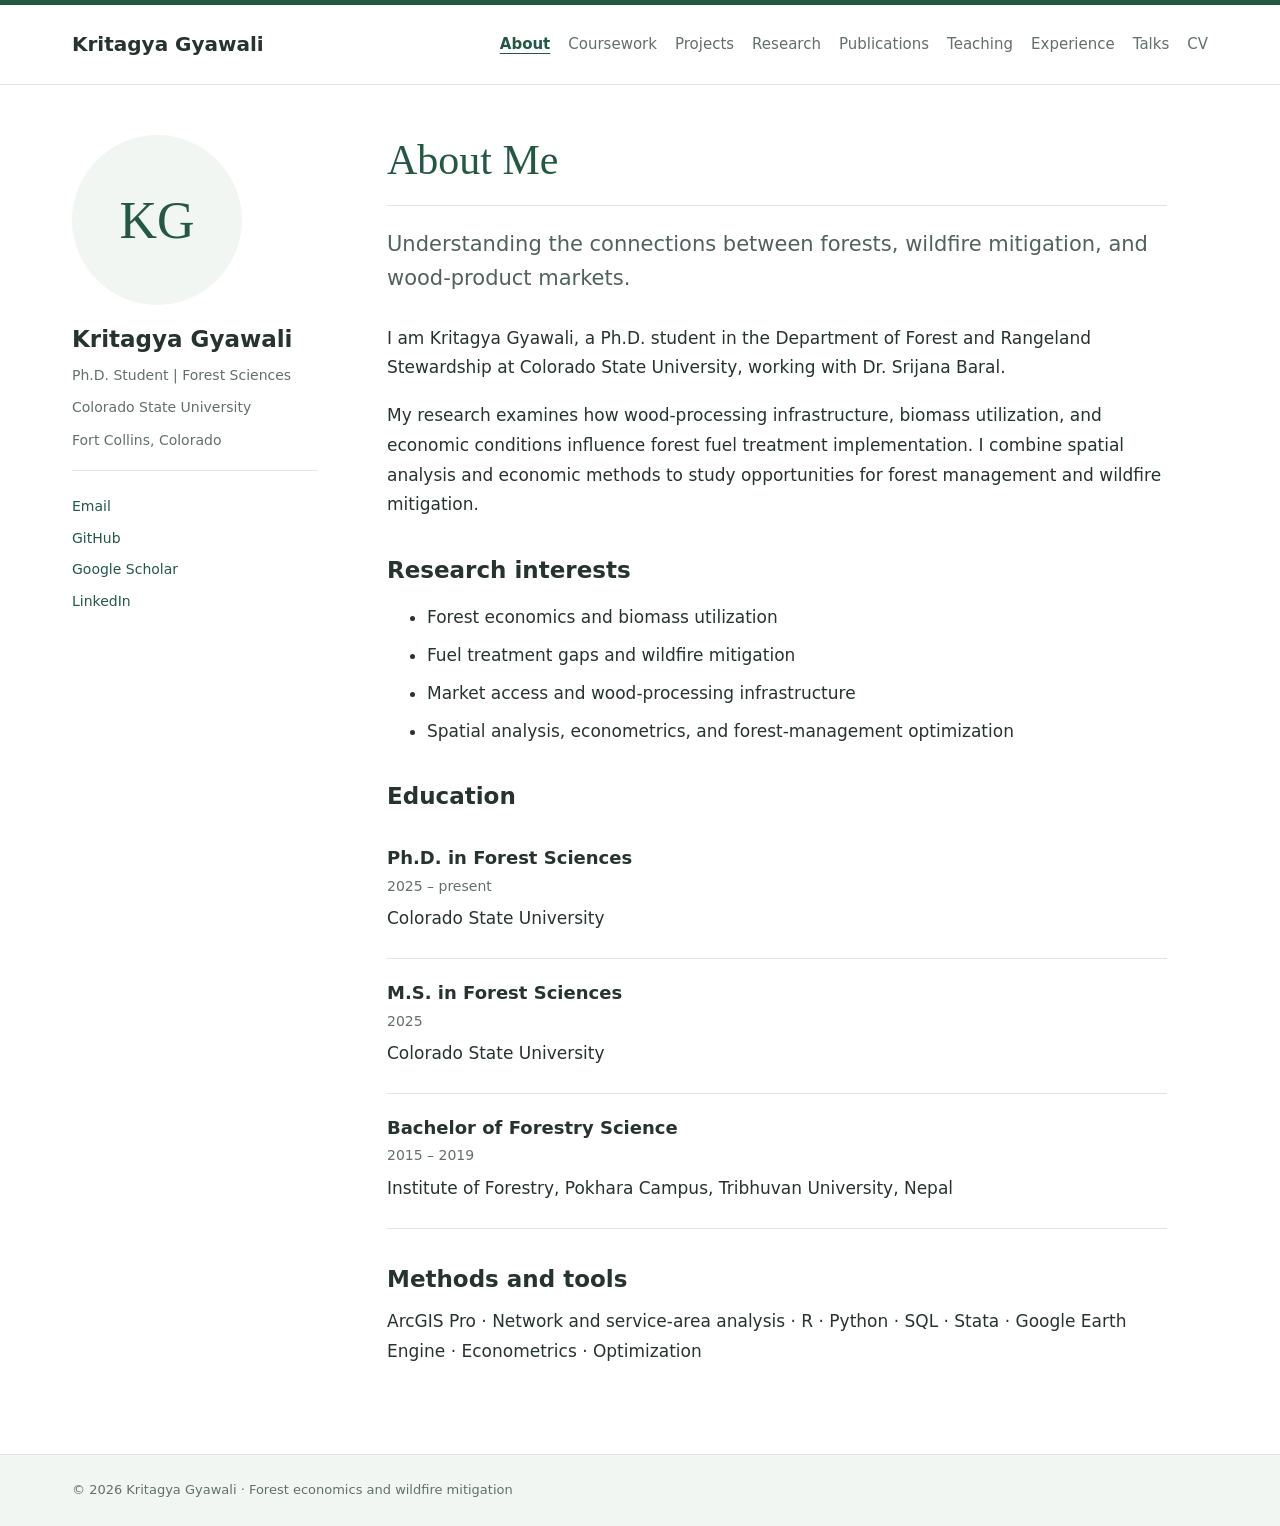
<file: index.html>
<!doctype html><html lang="en"><head><meta charset="utf-8"><meta name="viewport" content="width=device-width,initial-scale=1"><title>About Me | Kritagya Gyawali</title><meta name="description" content="Kritagya Gyawali Ph.D. Student | Forest Sciences Research in forest economics, biomass utilization, and wildfire mitigation."><link rel="stylesheet" href="style.css"></head><body><a class="skip" href="#main">Skip to content</a><header><div class="top"><a class="brand" href="index.html">Kritagya Gyawali</a><nav aria-label="Main navigation"><a href="index.html" aria-current="page">About</a><a href="coursework.html">Coursework</a><a href="projects.html">Projects</a><a href="research.html">Research</a><a href="publications.html">Publications</a><a href="teaching.html">Teaching</a><a href="experience.html">Experience</a><a href="talks.html">Talks</a><a href="cv.html">CV</a></nav></div></header><div class="layout"><aside><div class="portrait initials" aria-hidden="true">KG</div><h2>Kritagya Gyawali</h2><p>Ph.D. Student | Forest Sciences</p><p>Colorado State University</p><p>Fort Collins, Colorado</p><ul class="social"><li><a href="mailto:Kritagya.Gyawali@colostate.edu">Email</a></li><li><a href="https://github.com/kritagya37">GitHub</a></li><li><a href="https://scholar.google.com/citations?user=px_HZtAAAAAJ&amp;hl=en">Google Scholar</a></li><li><a href="https://www.linkedin.com/in/kritagya-gyawali-12a464139/">LinkedIn</a></li></ul></aside><main id="main"><h1>About Me</h1>
    <p class="lead">Understanding the connections between forests, wildfire mitigation, and wood-product markets.</p>
    <p>I am Kritagya Gyawali, a Ph.D. student in the Department of Forest and Rangeland Stewardship at Colorado State University, working with Dr. Srijana Baral.</p>
    <p>My research examines how wood-processing infrastructure, biomass utilization, and economic conditions influence forest fuel treatment implementation. I combine spatial analysis and economic methods to study opportunities for forest management and wildfire mitigation.</p>
    <h2>Research interests</h2>
    <ul><li>Forest economics and biomass utilization</li><li>Fuel treatment gaps and wildfire mitigation</li><li>Market access and wood-processing infrastructure</li><li>Spatial analysis, econometrics, and forest-management optimization</li></ul>
    <h2>Education</h2>
    <div class="entry"><h3>Ph.D. in Forest Sciences <span>2025 &ndash; present</span></h3><p>Colorado State University</p></div>
    <div class="entry"><h3>M.S. in Forest Sciences <span>2025</span></h3><p>Colorado State University</p></div>
    <div class="entry"><h3>Bachelor of Forestry Science <span>2015 &ndash; 2019</span></h3><p>Institute of Forestry, Pokhara Campus, Tribhuvan University, Nepal</p></div>
    <h2>Methods and tools</h2><p>ArcGIS Pro &middot; Network and service-area analysis &middot; R &middot; Python &middot; SQL &middot; Stata &middot; Google Earth Engine &middot; Econometrics &middot; Optimization</p></main></div><footer><div>&copy; 2026 Kritagya Gyawali &middot; Forest economics and wildfire mitigation</div></footer></body></html>
</file>
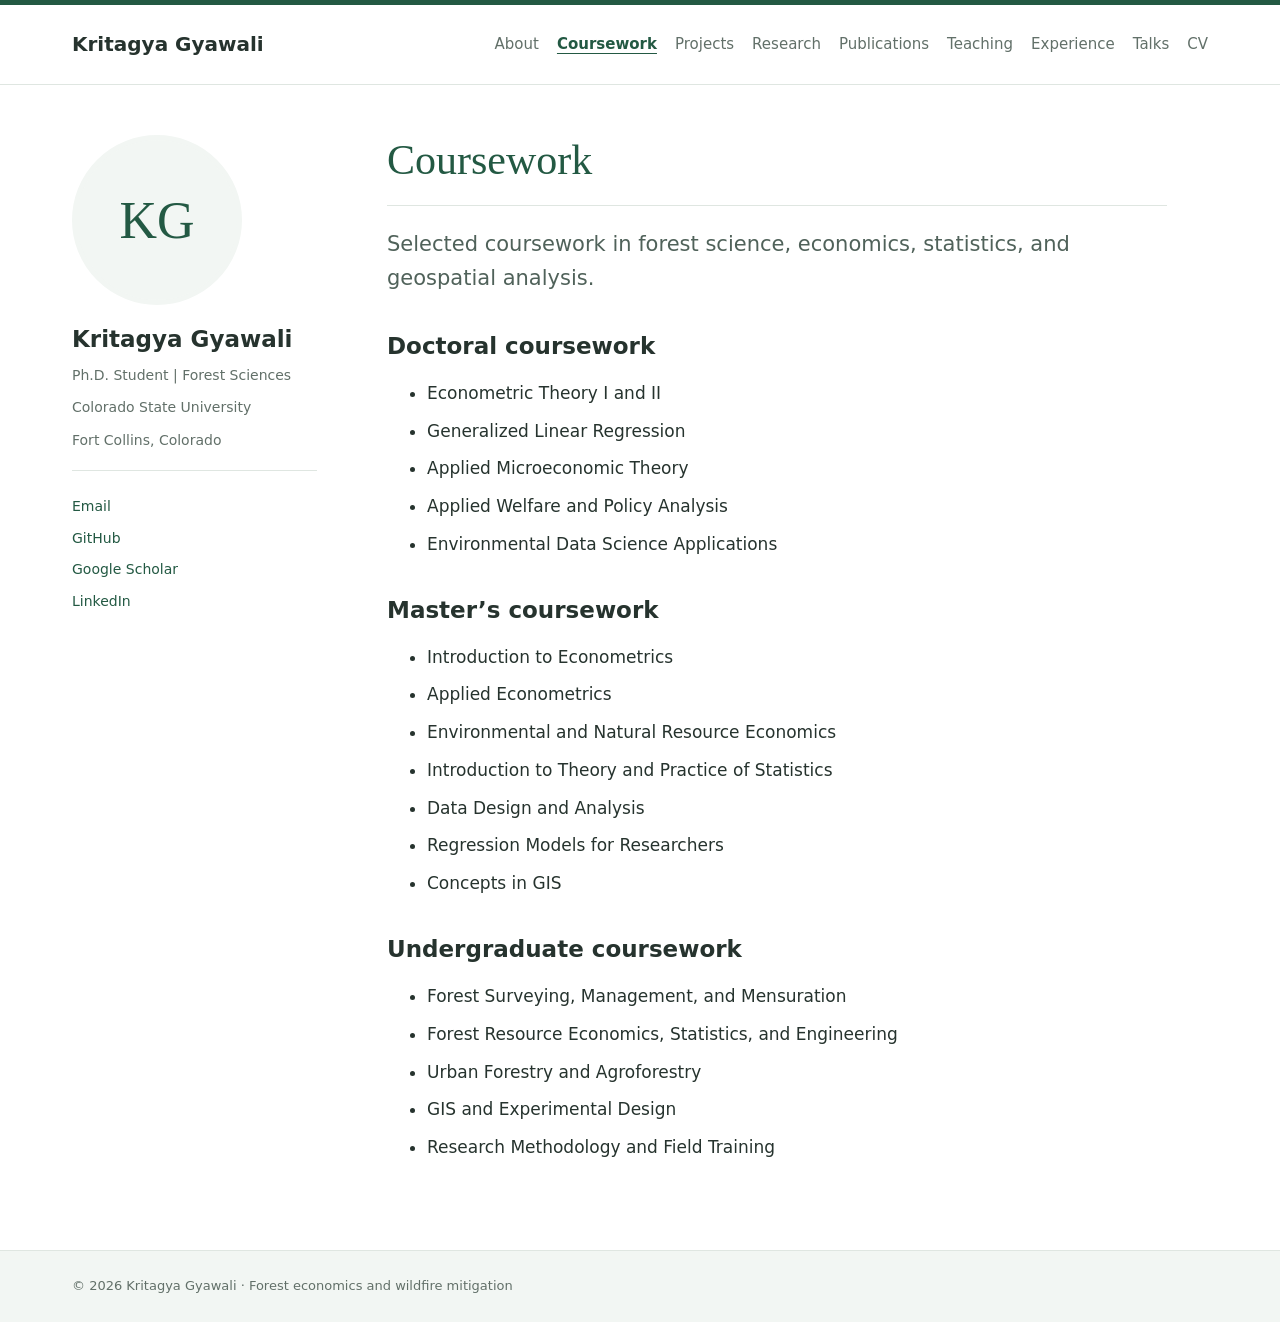
<file: coursework.html>
<!doctype html><html lang="en"><head><meta charset="utf-8"><meta name="viewport" content="width=device-width,initial-scale=1"><title>Coursework | Kritagya Gyawali</title><meta name="description" content="Kritagya Gyawali Ph.D. Student | Forest Sciences Research in forest economics, biomass utilization, and wildfire mitigation."><link rel="stylesheet" href="style.css"></head><body><a class="skip" href="#main">Skip to content</a><header><div class="top"><a class="brand" href="index.html">Kritagya Gyawali</a><nav aria-label="Main navigation"><a href="index.html">About</a><a href="coursework.html" aria-current="page">Coursework</a><a href="projects.html">Projects</a><a href="research.html">Research</a><a href="publications.html">Publications</a><a href="teaching.html">Teaching</a><a href="experience.html">Experience</a><a href="talks.html">Talks</a><a href="cv.html">CV</a></nav></div></header><div class="layout"><aside><div class="portrait initials" aria-hidden="true">KG</div><h2>Kritagya Gyawali</h2><p>Ph.D. Student | Forest Sciences</p><p>Colorado State University</p><p>Fort Collins, Colorado</p><ul class="social"><li><a href="mailto:Kritagya.Gyawali@colostate.edu">Email</a></li><li><a href="https://github.com/kritagya37">GitHub</a></li><li><a href="https://scholar.google.com/citations?user=px_HZtAAAAAJ&amp;hl=en">Google Scholar</a></li><li><a href="https://www.linkedin.com/in/kritagya-gyawali-12a464139/">LinkedIn</a></li></ul></aside><main id="main"><h1>Coursework</h1>
    <p class="lead">Selected coursework in forest science, economics, statistics, and geospatial analysis.</p>
    <h2>Doctoral coursework</h2><ul><li>Econometric Theory I and II</li><li>Generalized Linear Regression</li><li>Applied Microeconomic Theory</li><li>Applied Welfare and Policy Analysis</li><li>Environmental Data Science Applications</li></ul>
    <h2>Master&rsquo;s coursework</h2><ul><li>Introduction to Econometrics</li><li>Applied Econometrics</li><li>Environmental and Natural Resource Economics</li><li>Introduction to Theory and Practice of Statistics</li><li>Data Design and Analysis</li><li>Regression Models for Researchers</li><li>Concepts in GIS</li></ul>
    <h2>Undergraduate coursework</h2><ul><li>Forest Surveying, Management, and Mensuration</li><li>Forest Resource Economics, Statistics, and Engineering</li><li>Urban Forestry and Agroforestry</li><li>GIS and Experimental Design</li><li>Research Methodology and Field Training</li></ul></main></div><footer><div>&copy; 2026 Kritagya Gyawali &middot; Forest economics and wildfire mitigation</div></footer></body></html>
</file>
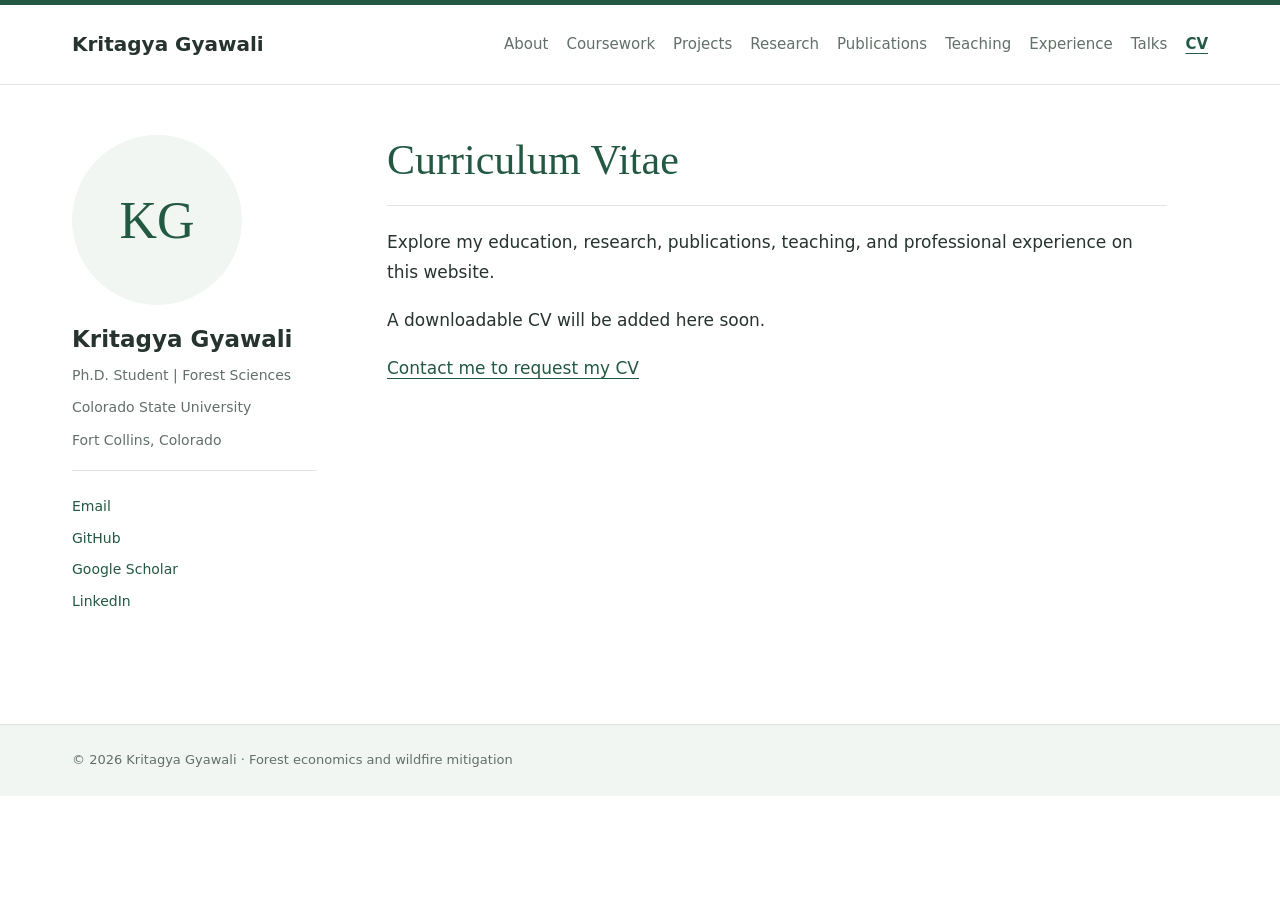
<file: cv.html>
<!doctype html><html lang="en"><head><meta charset="utf-8"><meta name="viewport" content="width=device-width,initial-scale=1"><title>Curriculum Vitae | Kritagya Gyawali</title><meta name="description" content="Kritagya Gyawali Ph.D. Student | Forest Sciences Research in forest economics, biomass utilization, and wildfire mitigation."><link rel="stylesheet" href="style.css"></head><body><a class="skip" href="#main">Skip to content</a><header><div class="top"><a class="brand" href="index.html">Kritagya Gyawali</a><nav aria-label="Main navigation"><a href="index.html">About</a><a href="coursework.html">Coursework</a><a href="projects.html">Projects</a><a href="research.html">Research</a><a href="publications.html">Publications</a><a href="teaching.html">Teaching</a><a href="experience.html">Experience</a><a href="talks.html">Talks</a><a href="cv.html" aria-current="page">CV</a></nav></div></header><div class="layout"><aside><div class="portrait initials" aria-hidden="true">KG</div><h2>Kritagya Gyawali</h2><p>Ph.D. Student | Forest Sciences</p><p>Colorado State University</p><p>Fort Collins, Colorado</p><ul class="social"><li><a href="mailto:Kritagya.Gyawali@colostate.edu">Email</a></li><li><a href="https://github.com/kritagya37">GitHub</a></li><li><a href="https://scholar.google.com/citations?user=px_HZtAAAAAJ&amp;hl=en">Google Scholar</a></li><li><a href="https://www.linkedin.com/in/kritagya-gyawali-12a464139/">LinkedIn</a></li></ul></aside><main id="main"><h1>Curriculum Vitae</h1><p>Explore my education, research, publications, teaching, and professional experience on this website.</p><p>A downloadable CV will be added here soon.</p><p><a href="mailto:Kritagya.Gyawali@colostate.edu">Contact me to request my CV</a></p></main></div><footer><div>&copy; 2026 Kritagya Gyawali &middot; Forest economics and wildfire mitigation</div></footer></body></html>
</file>
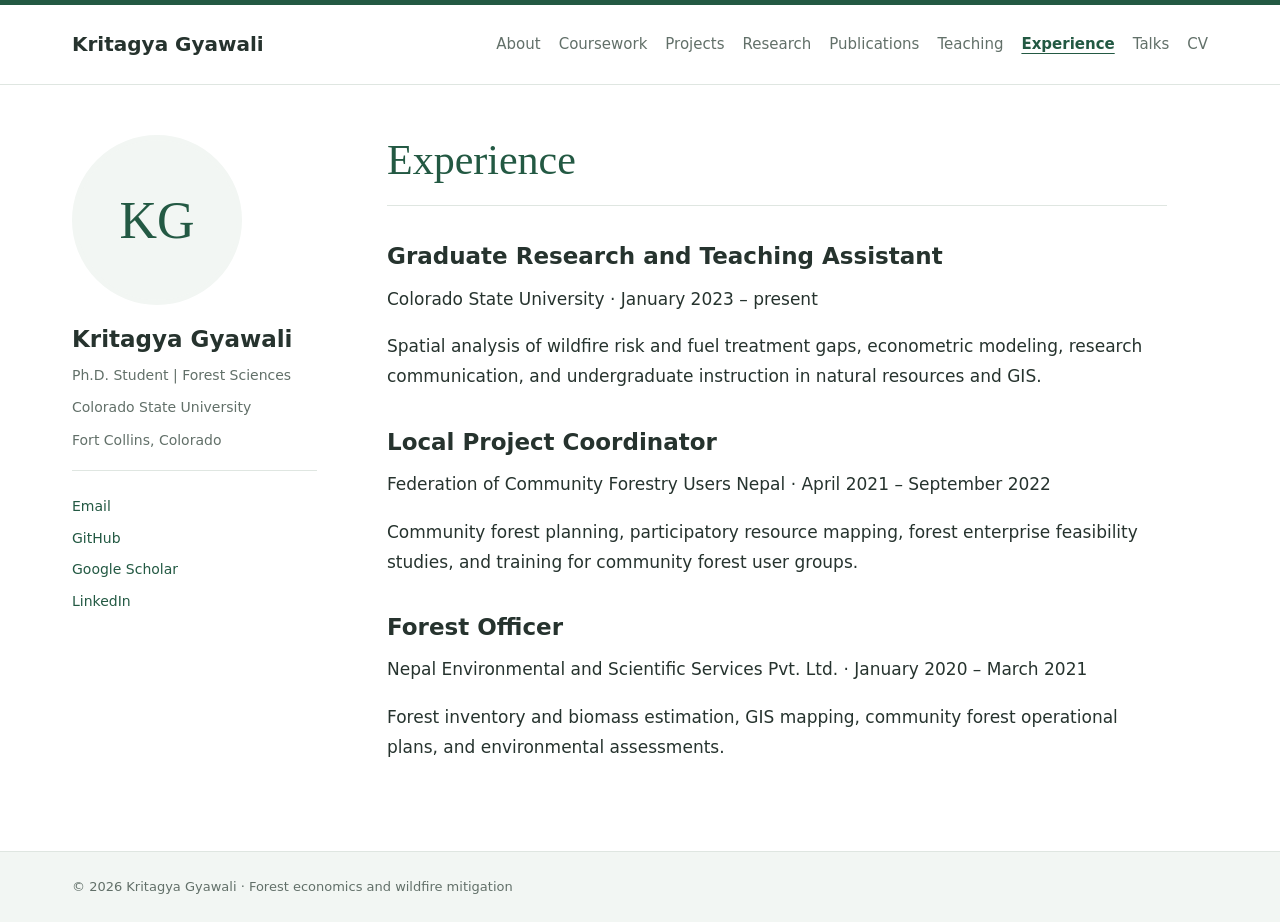
<file: experience.html>
<!doctype html><html lang="en"><head><meta charset="utf-8"><meta name="viewport" content="width=device-width,initial-scale=1"><title>Experience | Kritagya Gyawali</title><meta name="description" content="Kritagya Gyawali Ph.D. Student | Forest Sciences Research in forest economics, biomass utilization, and wildfire mitigation."><link rel="stylesheet" href="style.css"></head><body><a class="skip" href="#main">Skip to content</a><header><div class="top"><a class="brand" href="index.html">Kritagya Gyawali</a><nav aria-label="Main navigation"><a href="index.html">About</a><a href="coursework.html">Coursework</a><a href="projects.html">Projects</a><a href="research.html">Research</a><a href="publications.html">Publications</a><a href="teaching.html">Teaching</a><a href="experience.html" aria-current="page">Experience</a><a href="talks.html">Talks</a><a href="cv.html">CV</a></nav></div></header><div class="layout"><aside><div class="portrait initials" aria-hidden="true">KG</div><h2>Kritagya Gyawali</h2><p>Ph.D. Student | Forest Sciences</p><p>Colorado State University</p><p>Fort Collins, Colorado</p><ul class="social"><li><a href="mailto:Kritagya.Gyawali@colostate.edu">Email</a></li><li><a href="https://github.com/kritagya37">GitHub</a></li><li><a href="https://scholar.google.com/citations?user=px_HZtAAAAAJ&amp;hl=en">Google Scholar</a></li><li><a href="https://www.linkedin.com/in/kritagya-gyawali-12a464139/">LinkedIn</a></li></ul></aside><main id="main"><h1>Experience</h1>
    <h2>Graduate Research and Teaching Assistant</h2><p>Colorado State University &middot; January 2023 &ndash; present</p><p>Spatial analysis of wildfire risk and fuel treatment gaps, econometric modeling, research communication, and undergraduate instruction in natural resources and GIS.</p>
    <h2>Local Project Coordinator</h2><p>Federation of Community Forestry Users Nepal &middot; April 2021 &ndash; September 2022</p><p>Community forest planning, participatory resource mapping, forest enterprise feasibility studies, and training for community forest user groups.</p>
    <h2>Forest Officer</h2><p>Nepal Environmental and Scientific Services Pvt. Ltd. &middot; January 2020 &ndash; March 2021</p><p>Forest inventory and biomass estimation, GIS mapping, community forest operational plans, and environmental assessments.</p></main></div><footer><div>&copy; 2026 Kritagya Gyawali &middot; Forest economics and wildfire mitigation</div></footer></body></html>
</file>
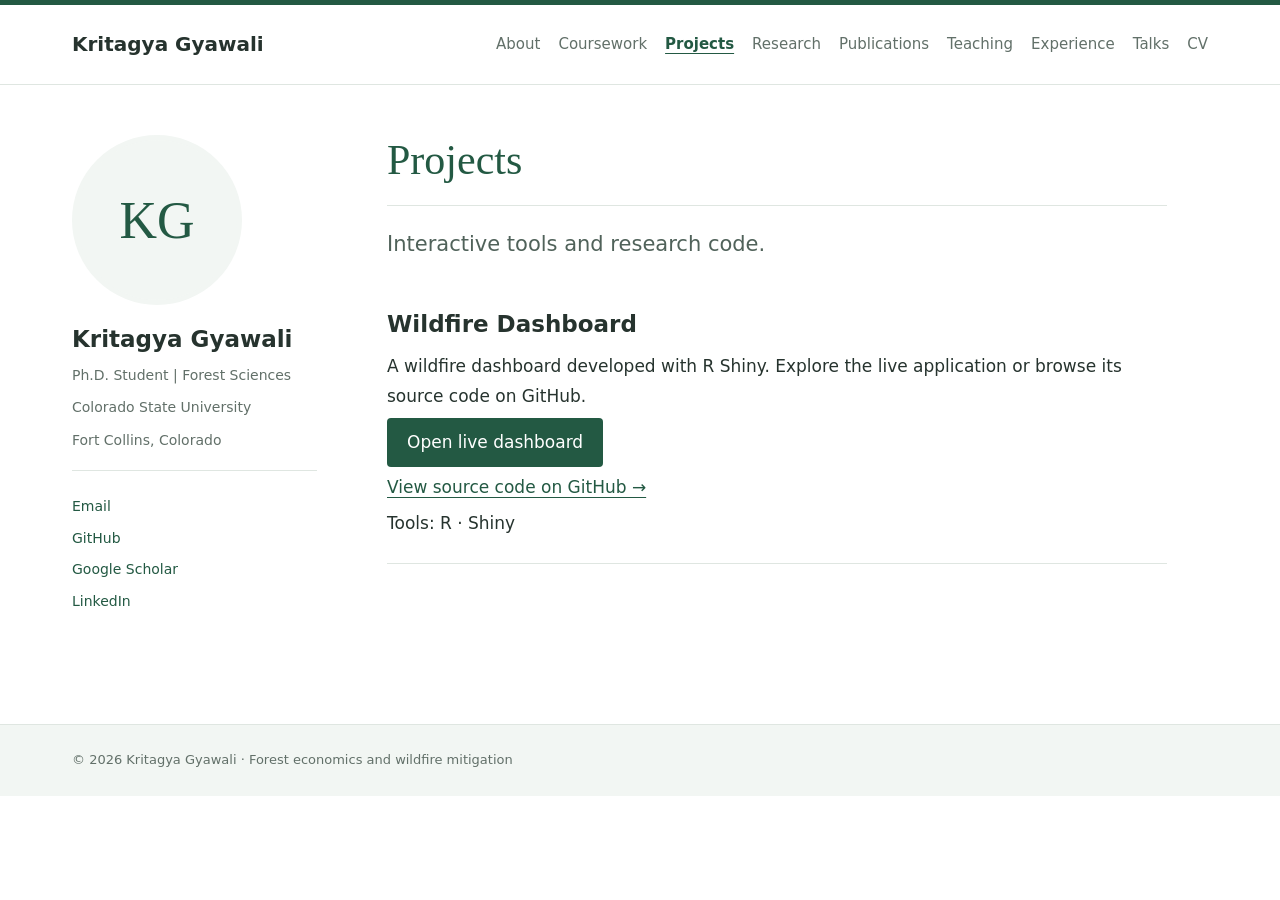
<file: projects.html>
<!doctype html><html lang="en"><head><meta charset="utf-8"><meta name="viewport" content="width=device-width,initial-scale=1"><title>Projects | Kritagya Gyawali</title><meta name="description" content="Kritagya Gyawali Ph.D. Student | Forest Sciences Research in forest economics, biomass utilization, and wildfire mitigation."><link rel="stylesheet" href="style.css"></head><body><a class="skip" href="#main">Skip to content</a><header><div class="top"><a class="brand" href="index.html">Kritagya Gyawali</a><nav aria-label="Main navigation"><a href="index.html">About</a><a href="coursework.html">Coursework</a><a href="projects.html" aria-current="page">Projects</a><a href="research.html">Research</a><a href="publications.html">Publications</a><a href="teaching.html">Teaching</a><a href="experience.html">Experience</a><a href="talks.html">Talks</a><a href="cv.html">CV</a></nav></div></header><div class="layout"><aside><div class="portrait initials" aria-hidden="true">KG</div><h2>Kritagya Gyawali</h2><p>Ph.D. Student | Forest Sciences</p><p>Colorado State University</p><p>Fort Collins, Colorado</p><ul class="social"><li><a href="mailto:Kritagya.Gyawali@colostate.edu">Email</a></li><li><a href="https://github.com/kritagya37">GitHub</a></li><li><a href="https://scholar.google.com/citations?user=px_HZtAAAAAJ&amp;hl=en">Google Scholar</a></li><li><a href="https://www.linkedin.com/in/kritagya-gyawali-12a464139/">LinkedIn</a></li></ul></aside><main id="main"><h1>Projects</h1>
    <p class="lead">Interactive tools and research code.</p>
    <article class="entry"><h2>Wildfire Dashboard</h2><p>A wildfire dashboard developed with R Shiny. Explore the live application or browse its source code on GitHub.</p><p><a class="button" href="https://kritagya37.shinyapps.io/wildfire_dashboard/">Open live dashboard</a></p><p><a href="https://github.com/kritagya37/wildfire-shiny-app">View source code on GitHub &rarr;</a></p><p>Tools: R &middot; Shiny</p></article></main></div><footer><div>&copy; 2026 Kritagya Gyawali &middot; Forest economics and wildfire mitigation</div></footer></body></html>
</file>
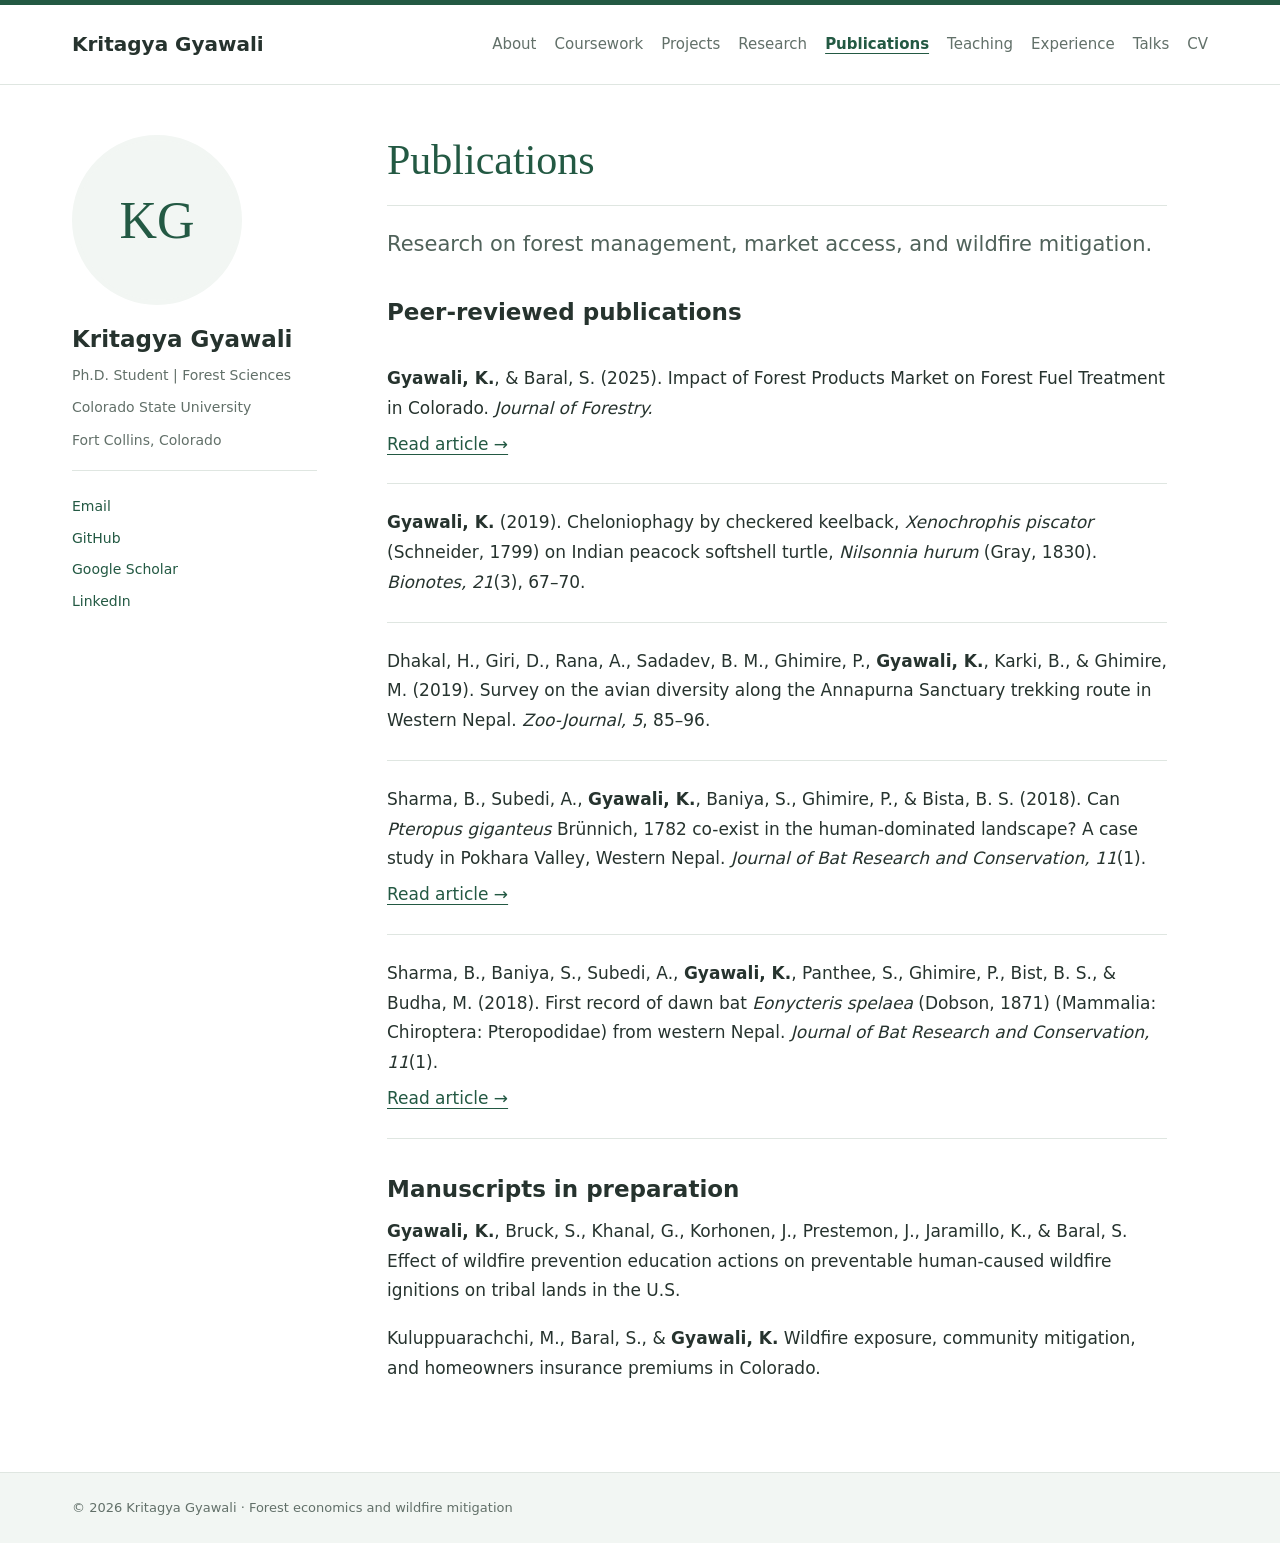
<file: publications.html>
<!doctype html><html lang="en"><head><meta charset="utf-8"><meta name="viewport" content="width=device-width,initial-scale=1"><title>Publications | Kritagya Gyawali</title><meta name="description" content="Kritagya Gyawali Ph.D. Student | Forest Sciences Research in forest economics, biomass utilization, and wildfire mitigation."><link rel="stylesheet" href="style.css"></head><body><a class="skip" href="#main">Skip to content</a><header><div class="top"><a class="brand" href="index.html">Kritagya Gyawali</a><nav aria-label="Main navigation"><a href="index.html">About</a><a href="coursework.html">Coursework</a><a href="projects.html">Projects</a><a href="research.html">Research</a><a href="publications.html" aria-current="page">Publications</a><a href="teaching.html">Teaching</a><a href="experience.html">Experience</a><a href="talks.html">Talks</a><a href="cv.html">CV</a></nav></div></header><div class="layout"><aside><div class="portrait initials" aria-hidden="true">KG</div><h2>Kritagya Gyawali</h2><p>Ph.D. Student | Forest Sciences</p><p>Colorado State University</p><p>Fort Collins, Colorado</p><ul class="social"><li><a href="mailto:Kritagya.Gyawali@colostate.edu">Email</a></li><li><a href="https://github.com/kritagya37">GitHub</a></li><li><a href="https://scholar.google.com/citations?user=px_HZtAAAAAJ&amp;hl=en">Google Scholar</a></li><li><a href="https://www.linkedin.com/in/kritagya-gyawali-12a464139/">LinkedIn</a></li></ul></aside><main id="main"><h1>Publications</h1>
    <p class="lead">Research on forest management, market access, and wildfire mitigation.</p>
    <h2>Peer-reviewed publications</h2>
    <div class="entry"><p><strong>Gyawali, K.</strong>, &amp; Baral, S. (2025). Impact of Forest Products Market on Forest Fuel Treatment in Colorado. <em>Journal of Forestry.</em></p><p><a href="https://doi.org/10.1007/s44392-025-00071-8">Read article &rarr;</a></p></div>
    <div class="entry"><p><strong>Gyawali, K.</strong> (2019). Cheloniophagy by checkered keelback, <em>Xenochrophis piscator</em> (Schneider, 1799) on Indian peacock softshell turtle, <em>Nilsonnia hurum</em> (Gray, 1830). <em>Bionotes, 21</em>(3), 67&ndash;70.</p></div>
    <div class="entry"><p>Dhakal, H., Giri, D., Rana, A., Sadadev, B. M., Ghimire, P., <strong>Gyawali, K.</strong>, Karki, B., &amp; Ghimire, M. (2019). Survey on the avian diversity along the Annapurna Sanctuary trekking route in Western Nepal. <em>Zoo-Journal, 5</em>, 85&ndash;96.</p></div>
    <div class="entry"><p>Sharma, B., Subedi, A., <strong>Gyawali, K.</strong>, Baniya, S., Ghimire, P., &amp; Bista, B. S. (2018). Can <em>Pteropus giganteus</em> Br&uuml;nnich, 1782 co-exist in the human-dominated landscape? A case study in Pokhara Valley, Western Nepal. <em>Journal of Bat Research and Conservation, 11</em>(1).</p><p><a href="https://doi.org/10.14709/Barbj.11.1.2018.06">Read article &rarr;</a></p></div>
    <div class="entry"><p>Sharma, B., Baniya, S., Subedi, A., <strong>Gyawali, K.</strong>, Panthee, S., Ghimire, P., Bist, B. S., &amp; Budha, M. (2018). First record of dawn bat <em>Eonycteris spelaea</em> (Dobson, 1871) (Mammalia: Chiroptera: Pteropodidae) from western Nepal. <em>Journal of Bat Research and Conservation, 11</em>(1).</p><p><a href="https://doi.org/10.14709/BarbJ.11.1.2018.11">Read article &rarr;</a></p></div>
    <h2>Manuscripts in preparation</h2>
    <p><strong>Gyawali, K.</strong>, Bruck, S., Khanal, G., Korhonen, J., Prestemon, J., Jaramillo, K., &amp; Baral, S. Effect of wildfire prevention education actions on preventable human-caused wildfire ignitions on tribal lands in the U.S.</p>
    <p>Kuluppuarachchi, M., Baral, S., &amp; <strong>Gyawali, K.</strong> Wildfire exposure, community mitigation, and homeowners insurance premiums in Colorado.</p></main></div><footer><div>&copy; 2026 Kritagya Gyawali &middot; Forest economics and wildfire mitigation</div></footer></body></html>
</file>
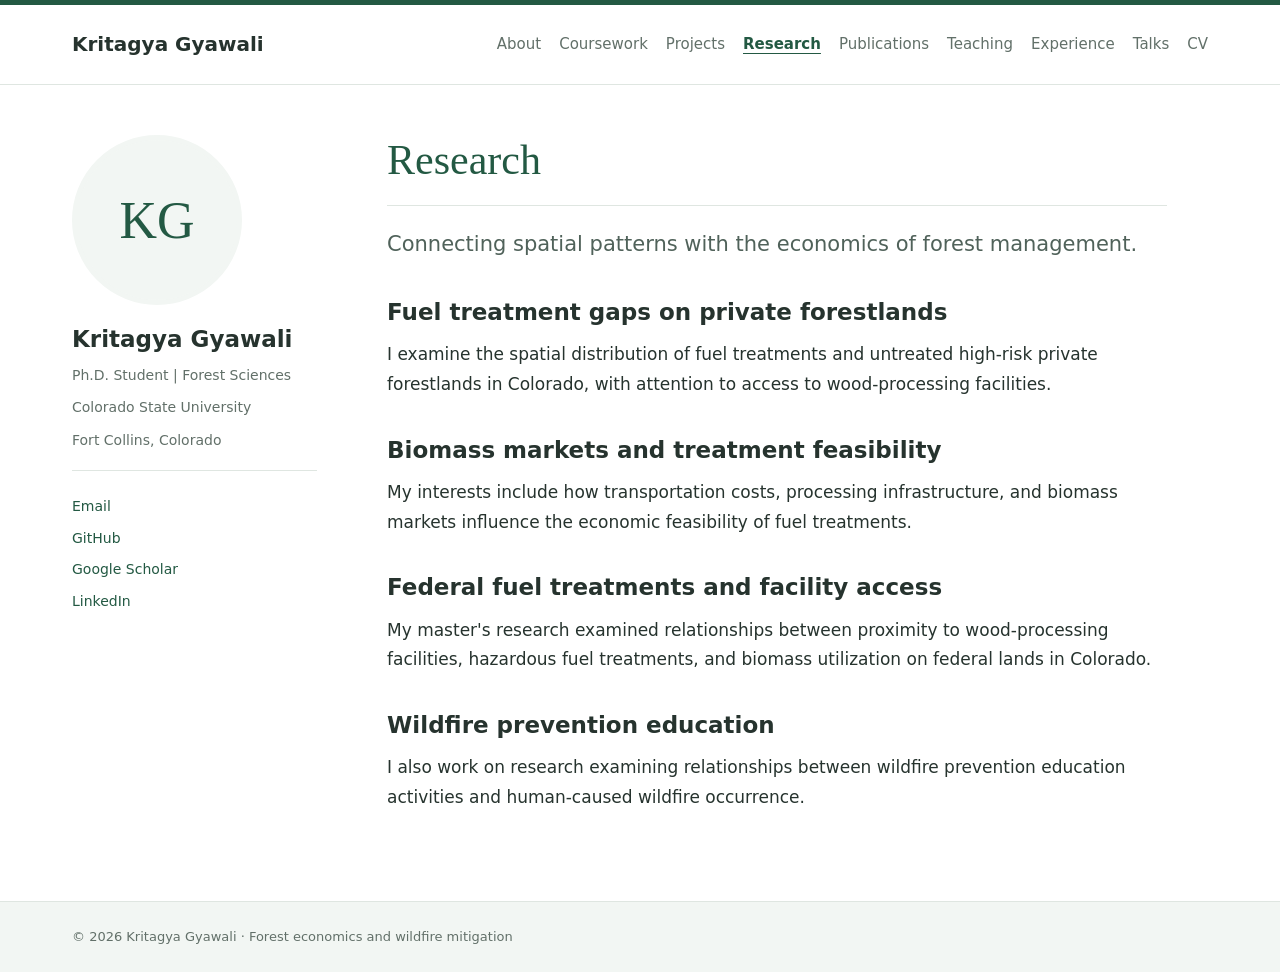
<file: research.html>
<!doctype html><html lang="en"><head><meta charset="utf-8"><meta name="viewport" content="width=device-width,initial-scale=1"><title>Research | Kritagya Gyawali</title><meta name="description" content="Kritagya Gyawali Ph.D. Student | Forest Sciences Research in forest economics, biomass utilization, and wildfire mitigation."><link rel="stylesheet" href="style.css"></head><body><a class="skip" href="#main">Skip to content</a><header><div class="top"><a class="brand" href="index.html">Kritagya Gyawali</a><nav aria-label="Main navigation"><a href="index.html">About</a><a href="coursework.html">Coursework</a><a href="projects.html">Projects</a><a href="research.html" aria-current="page">Research</a><a href="publications.html">Publications</a><a href="teaching.html">Teaching</a><a href="experience.html">Experience</a><a href="talks.html">Talks</a><a href="cv.html">CV</a></nav></div></header><div class="layout"><aside><div class="portrait initials" aria-hidden="true">KG</div><h2>Kritagya Gyawali</h2><p>Ph.D. Student | Forest Sciences</p><p>Colorado State University</p><p>Fort Collins, Colorado</p><ul class="social"><li><a href="mailto:Kritagya.Gyawali@colostate.edu">Email</a></li><li><a href="https://github.com/kritagya37">GitHub</a></li><li><a href="https://scholar.google.com/citations?user=px_HZtAAAAAJ&amp;hl=en">Google Scholar</a></li><li><a href="https://www.linkedin.com/in/kritagya-gyawali-12a464139/">LinkedIn</a></li></ul></aside><main id="main"><h1>Research</h1>
    <p class="lead">Connecting spatial patterns with the economics of forest management.</p>
    <h2>Fuel treatment gaps on private forestlands</h2><p>I examine the spatial distribution of fuel treatments and untreated high-risk private forestlands in Colorado, with attention to access to wood-processing facilities.</p>
    <h2>Biomass markets and treatment feasibility</h2><p>My interests include how transportation costs, processing infrastructure, and biomass markets influence the economic feasibility of fuel treatments.</p>
    <h2>Federal fuel treatments and facility access</h2><p>My master's research examined relationships between proximity to wood-processing facilities, hazardous fuel treatments, and biomass utilization on federal lands in Colorado.</p>
    <h2>Wildfire prevention education</h2><p>I also work on research examining relationships between wildfire prevention education activities and human-caused wildfire occurrence.</p></main></div><footer><div>&copy; 2026 Kritagya Gyawali &middot; Forest economics and wildfire mitigation</div></footer></body></html>
</file>
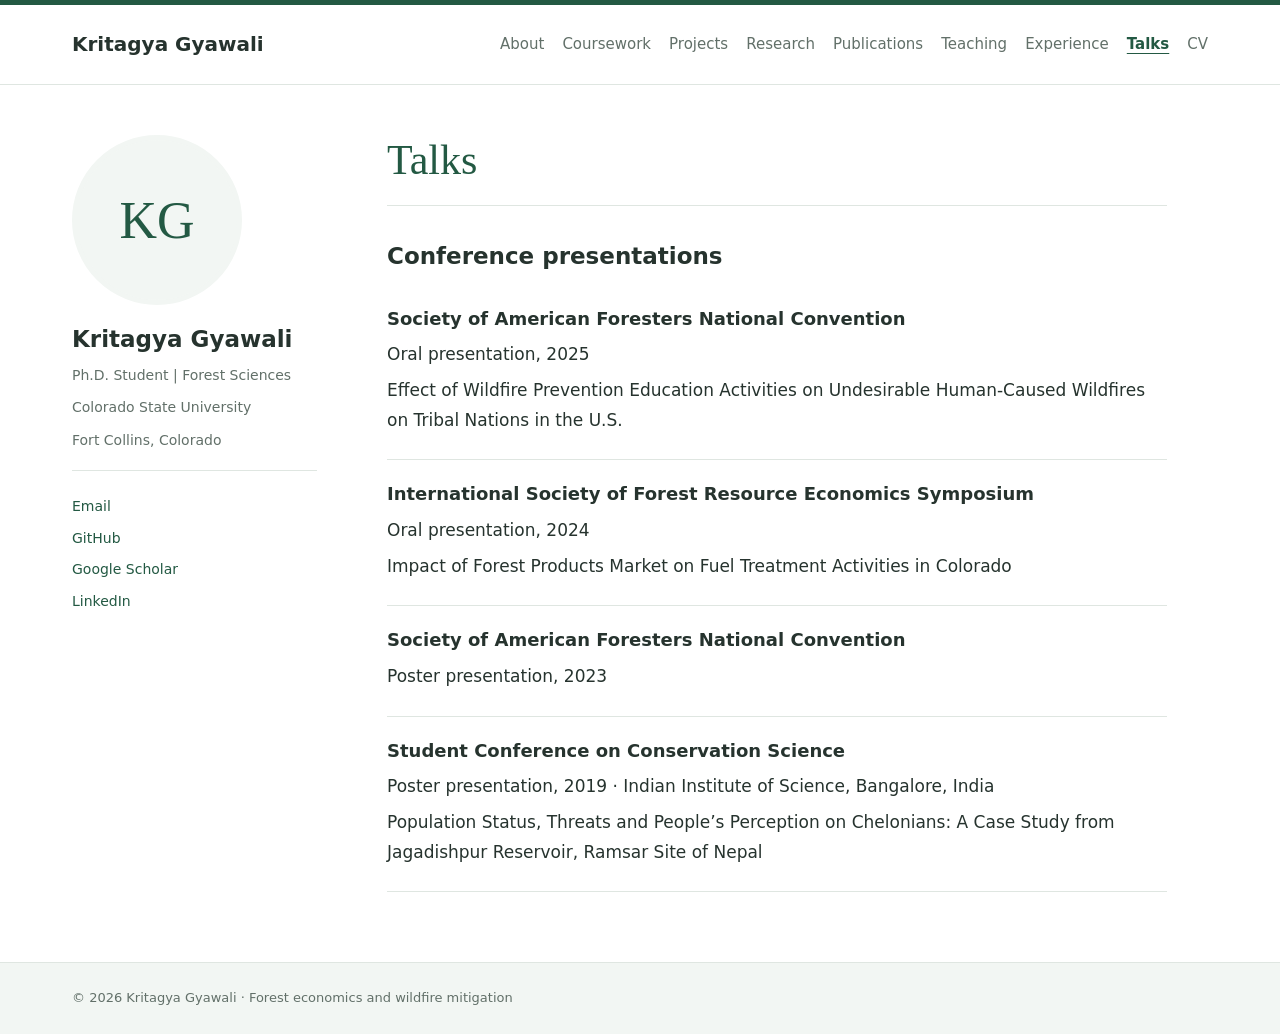
<file: talks.html>
<!doctype html><html lang="en"><head><meta charset="utf-8"><meta name="viewport" content="width=device-width,initial-scale=1"><title>Talks | Kritagya Gyawali</title><meta name="description" content="Kritagya Gyawali Ph.D. Student | Forest Sciences Research in forest economics, biomass utilization, and wildfire mitigation."><link rel="stylesheet" href="style.css"></head><body><a class="skip" href="#main">Skip to content</a><header><div class="top"><a class="brand" href="index.html">Kritagya Gyawali</a><nav aria-label="Main navigation"><a href="index.html">About</a><a href="coursework.html">Coursework</a><a href="projects.html">Projects</a><a href="research.html">Research</a><a href="publications.html">Publications</a><a href="teaching.html">Teaching</a><a href="experience.html">Experience</a><a href="talks.html" aria-current="page">Talks</a><a href="cv.html">CV</a></nav></div></header><div class="layout"><aside><div class="portrait initials" aria-hidden="true">KG</div><h2>Kritagya Gyawali</h2><p>Ph.D. Student | Forest Sciences</p><p>Colorado State University</p><p>Fort Collins, Colorado</p><ul class="social"><li><a href="mailto:Kritagya.Gyawali@colostate.edu">Email</a></li><li><a href="https://github.com/kritagya37">GitHub</a></li><li><a href="https://scholar.google.com/citations?user=px_HZtAAAAAJ&amp;hl=en">Google Scholar</a></li><li><a href="https://www.linkedin.com/in/kritagya-gyawali-12a464139/">LinkedIn</a></li></ul></aside><main id="main"><h1>Talks</h1>
    <h2>Conference presentations</h2>
    <div class="entry"><h3>Society of American Foresters National Convention</h3><p>Oral presentation, 2025</p><p>Effect of Wildfire Prevention Education Activities on Undesirable Human-Caused Wildfires on Tribal Nations in the U.S.</p></div>
    <div class="entry"><h3>International Society of Forest Resource Economics Symposium</h3><p>Oral presentation, 2024</p><p>Impact of Forest Products Market on Fuel Treatment Activities in Colorado</p></div>
    <div class="entry"><h3>Society of American Foresters National Convention</h3><p>Poster presentation, 2023</p></div>
    <div class="entry"><h3>Student Conference on Conservation Science</h3><p>Poster presentation, 2019 &middot; Indian Institute of Science, Bangalore, India</p><p>Population Status, Threats and People&rsquo;s Perception on Chelonians: A Case Study from Jagadishpur Reservoir, Ramsar Site of Nepal</p></div></main></div><footer><div>&copy; 2026 Kritagya Gyawali &middot; Forest economics and wildfire mitigation</div></footer></body></html>
</file>
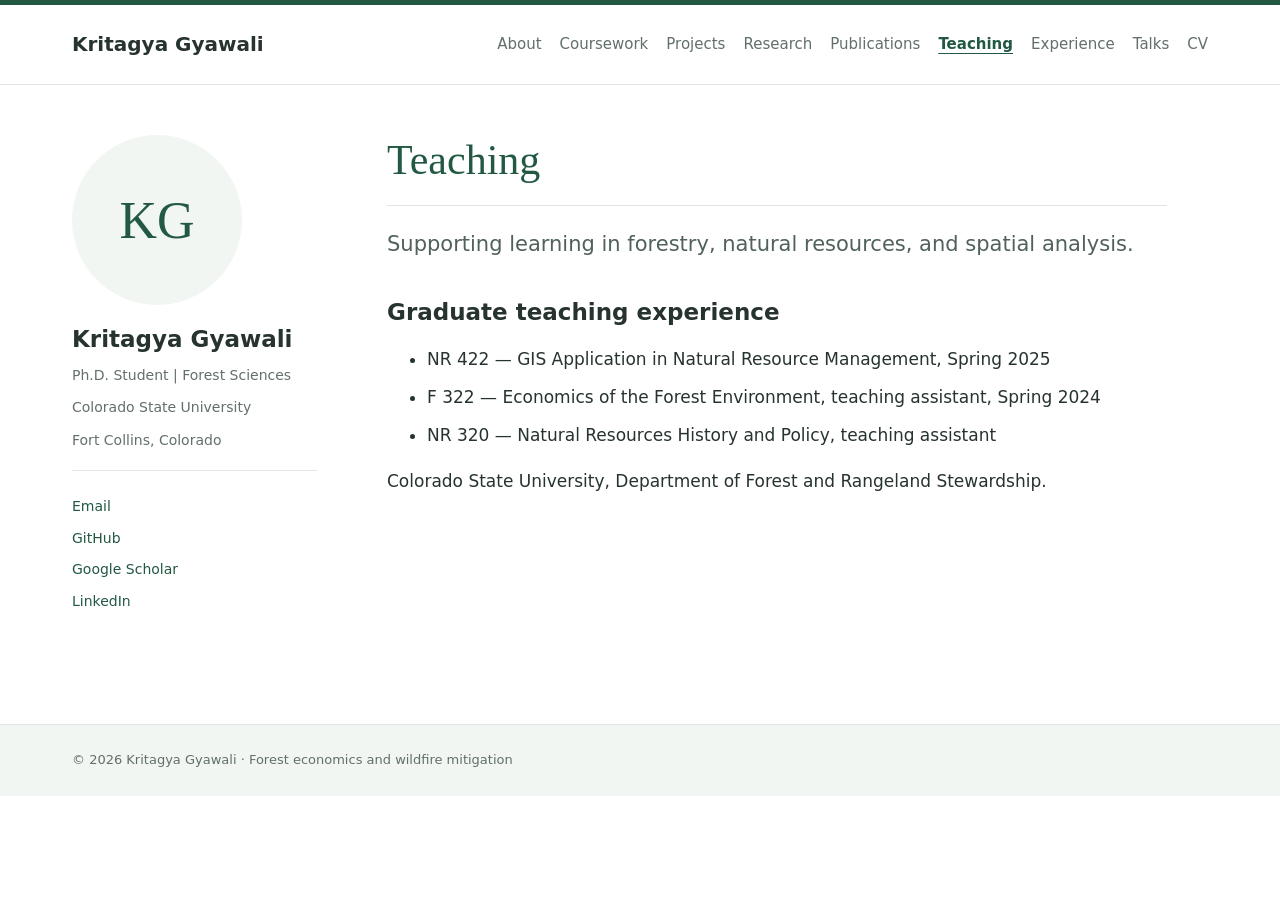
<file: teaching.html>
<!doctype html><html lang="en"><head><meta charset="utf-8"><meta name="viewport" content="width=device-width,initial-scale=1"><title>Teaching | Kritagya Gyawali</title><meta name="description" content="Kritagya Gyawali Ph.D. Student | Forest Sciences Research in forest economics, biomass utilization, and wildfire mitigation."><link rel="stylesheet" href="style.css"></head><body><a class="skip" href="#main">Skip to content</a><header><div class="top"><a class="brand" href="index.html">Kritagya Gyawali</a><nav aria-label="Main navigation"><a href="index.html">About</a><a href="coursework.html">Coursework</a><a href="projects.html">Projects</a><a href="research.html">Research</a><a href="publications.html">Publications</a><a href="teaching.html" aria-current="page">Teaching</a><a href="experience.html">Experience</a><a href="talks.html">Talks</a><a href="cv.html">CV</a></nav></div></header><div class="layout"><aside><div class="portrait initials" aria-hidden="true">KG</div><h2>Kritagya Gyawali</h2><p>Ph.D. Student | Forest Sciences</p><p>Colorado State University</p><p>Fort Collins, Colorado</p><ul class="social"><li><a href="mailto:Kritagya.Gyawali@colostate.edu">Email</a></li><li><a href="https://github.com/kritagya37">GitHub</a></li><li><a href="https://scholar.google.com/citations?user=px_HZtAAAAAJ&amp;hl=en">Google Scholar</a></li><li><a href="https://www.linkedin.com/in/kritagya-gyawali-12a464139/">LinkedIn</a></li></ul></aside><main id="main"><h1>Teaching</h1>
    <p class="lead">Supporting learning in forestry, natural resources, and spatial analysis.</p>
    <h2>Graduate teaching experience</h2><ul><li>NR 422 &mdash; GIS Application in Natural Resource Management, Spring 2025</li><li>F 322 &mdash; Economics of the Forest Environment, teaching assistant, Spring 2024</li><li>NR 320 &mdash; Natural Resources History and Policy, teaching assistant</li></ul>
    <p>Colorado State University, Department of Forest and Rangeland Stewardship.</p></main></div><footer><div>&copy; 2026 Kritagya Gyawali &middot; Forest economics and wildfire mitigation</div></footer></body></html>
</file>
<file: style.css>
:root{--green:#235943;--ink:#26332e;--muted:#627069;--line:#dfe6e1;--paper:#fff;--soft:#f2f6f3}
*{box-sizing:border-box}body{margin:0;font:17px/1.75 system-ui,-apple-system,"Segoe UI",sans-serif;color:var(--ink);background:var(--paper)}
a{color:var(--green);text-underline-offset:4px}a:hover{text-decoration:underline}a:focus-visible{outline:3px solid #b99143;outline-offset:4px}
.skip{position:absolute;left:-9999px}.skip:focus{left:16px;top:12px;background:white;z-index:9}
header{border-top:5px solid var(--green);border-bottom:1px solid var(--line)}.top{max-width:1200px;margin:auto;padding:22px 32px;display:flex;align-items:center;justify-content:space-between;gap:24px}
.brand{flex-shrink:0;font-size:20px;font-weight:750;color:var(--ink);text-decoration:none}nav{display:flex;flex-wrap:wrap;justify-content:flex-end;gap:10px 18px}nav a{font-size:15px;text-decoration:none;color:var(--muted)}nav a[aria-current]{color:var(--green);font-weight:700;text-decoration:underline}
.layout{max-width:1200px;margin:50px auto 70px;padding:0 32px;display:grid;grid-template-columns:245px minmax(0,1fr);gap:70px}aside{align-self:start;position:sticky;top:28px;font-size:14px;color:var(--muted)}
.portrait{height:170px;width:170px;border-radius:50%;object-fit:cover;border:5px solid var(--soft)}.initials{display:grid;place-items:center;background:var(--soft);color:var(--green);font:52px Georgia,serif}
aside h2{font-size:23px;line-height:1.3;color:var(--ink);margin:20px 0 8px}aside p{margin:8px 0}.social{list-style:none;margin:18px 0;padding:16px 0;border-top:1px solid var(--line)}.social li{margin:7px 0}.social a{text-decoration:none}
main{min-width:0;max-width:780px}h1{font:42px/1.2 Georgia,serif;margin:0 0 22px;padding-bottom:20px;border-bottom:1px solid var(--line);color:var(--green)}h2{font-size:23px;margin:34px 0 12px;line-height:1.4}h3{font-size:18px;margin:0}p{margin:0 0 18px}.lead{font-size:21px;line-height:1.6;color:#50625a;margin-bottom:28px}li{margin-bottom:8px}.entry{padding:18px 0;border-bottom:1px solid var(--line)}.entry h2{margin-top:0}.entry p{margin:6px 0}.entry span{display:block;font-size:14px;font-weight:400;color:var(--muted)}
.button{display:inline-block;background:var(--green);color:white;padding:10px 20px;border-radius:4px;text-decoration:none}footer{border-top:1px solid var(--line);padding:24px 32px;background:var(--soft);font-size:13px;color:var(--muted)}footer div{max-width:1136px;margin:auto}
@media(max-width:800px){.top{align-items:flex-start;flex-direction:column;padding:20px}nav{gap:16px;justify-content:flex-start}.layout{grid-template-columns:1fr;gap:35px;margin-top:30px;padding:0 22px}aside{position:static}.portrait{height:120px;width:120px}aside h2{margin-top:12px}.social{display:flex;flex-wrap:wrap;gap:18px}h1{font-size:34px}}
</file>
